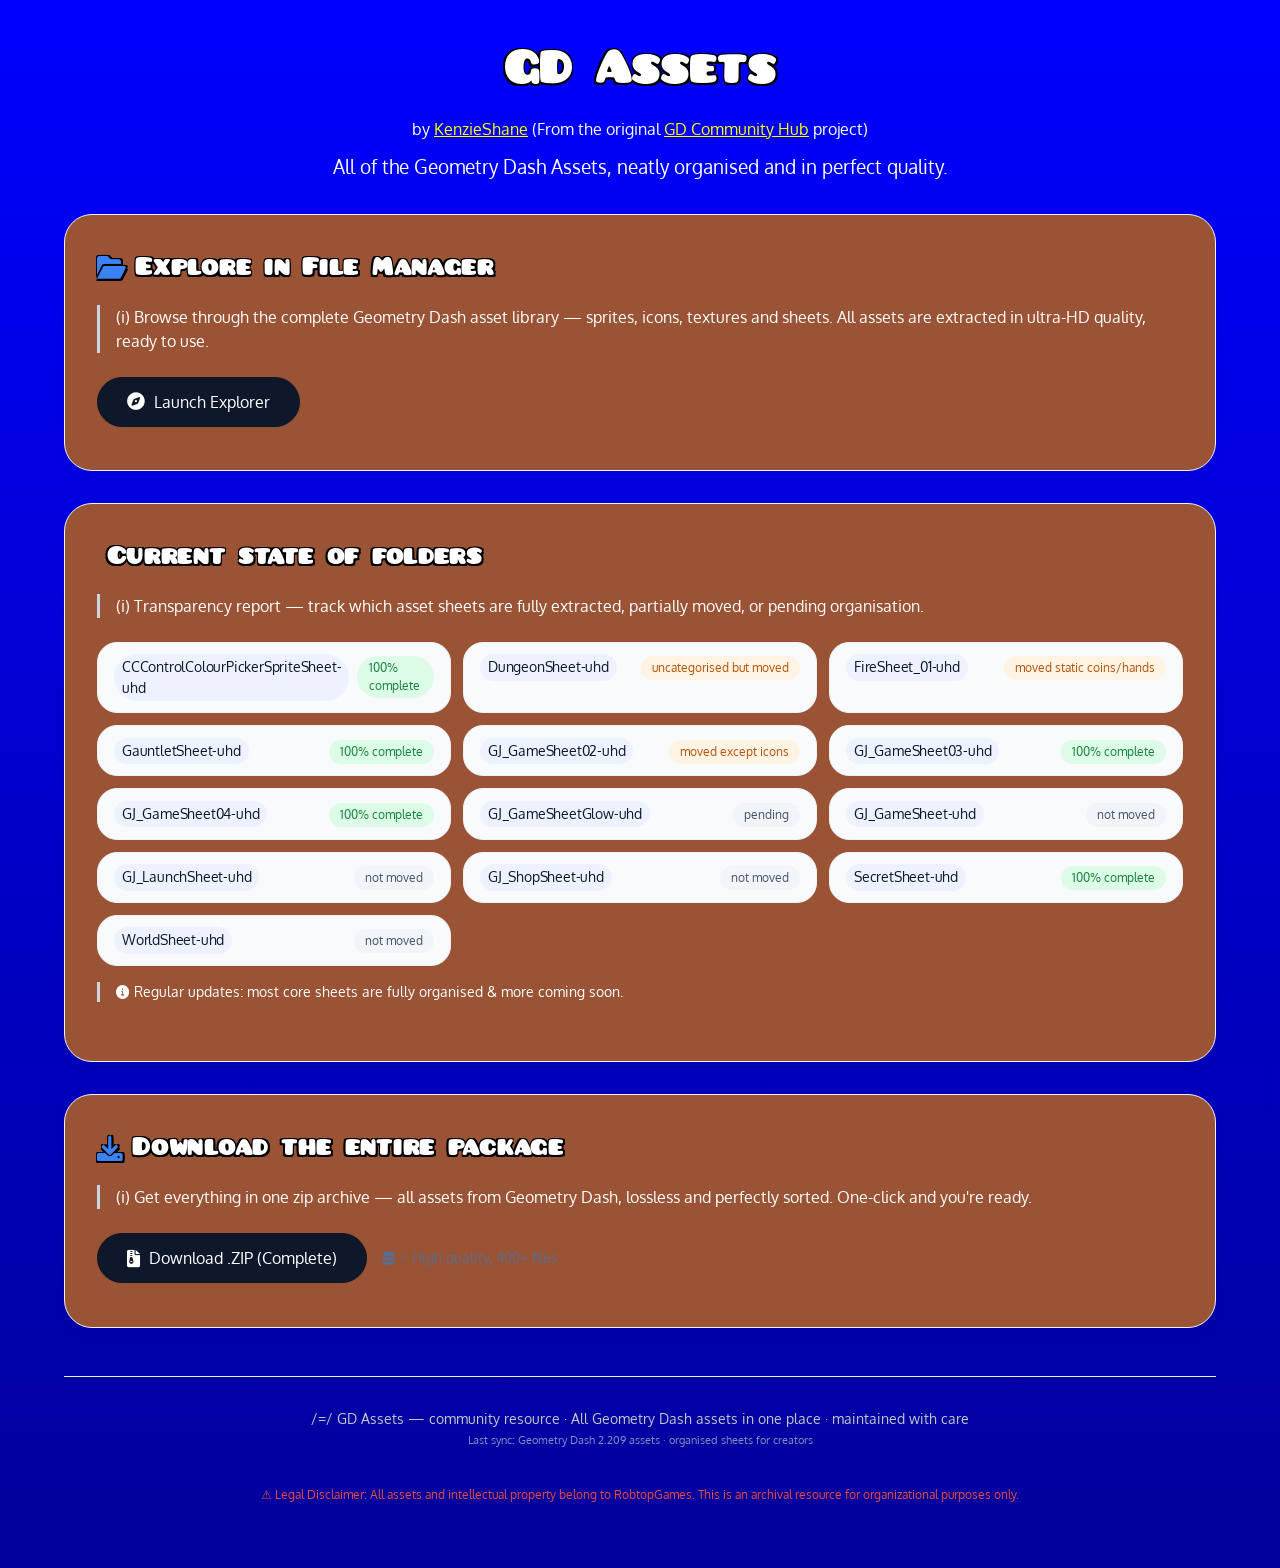
<file: index.html>
<!DOCTYPE html>
<html lang="en">
<head>
    <meta charset="UTF-8">
    <meta name="viewport" content="width=device-width, initial-scale=1.0, viewport-fit=cover">
    <meta name="HandheldFriendly" content="True">
    <title>GD Assets — Geometry Dash Library</title>
    
        <!-- Meta & Open Graph -->
        <meta name="theme-color" content="#f8fafc">
        <meta name="description" content="All of the Geometry Dash assets, neatly organized and preserved in high quality.">
        <meta name="robots" content="index,follow,max-image-preview:large,max-snippet:-1,max-video-preview:-1">
        <link rel="canonical" href="https://extensions.kenzieshane.my.id/Assets/">

        <meta property="og:type" content="website">
        <meta property="og:url" content="https://extensions.kenzieshane.my.id/Assets/">
        <meta property="og:title" content="GD Assets - Geometry Dash Library">
        <meta property="og:description" content="Browse and download Geometry Dash assets organized by category.">

        <meta name="twitter:card" content="summary_large_image">
        <meta name="twitter:title" content="GD Assets - Geometry Dash Library">
        <meta name="twitter:description" content="Browse and download Geometry Dash assets organized by category.">

        <script type="application/ld+json">
        {
            "@context": "https://schema.org",
            "@type": "WebSite",
            "name": "GD Assets",
            "url": "https://extensions.kenzieshane.my.id/Assets/",
            "inLanguage": "en"
        }
        </script>
    <link rel="icon" type="image/x-icon" href="favicon.ico">
    
    <!-- Font Awesome 6 (free) + modern fallback -->
    <link rel="stylesheet" href="https://cdnjs.cloudflare.com/ajax/libs/font-awesome/6.0.0-beta3/css/all.min.css">
    <link rel="stylesheet" href="https://fonts.googleapis.com/css2?family=Oxygen:wght@300;400;700&display=swap">
    <style>
        @font-face {
            font-family: 'PUSAB';
            src: url('PUSAB___.otf') format('opentype');
            font-weight: 400;
            font-style: normal;
            font-display: swap;
        }

        * {
            margin: 0;
            padding: 0;
            box-sizing: border-box;
        }

        body {
            font-family: 'Oxygen', sans-serif;
            background-image: linear-gradient(to bottom, blue, rgb(1, 1, 155));
            color: #ffffff;
            line-height: 1.5;
            scroll-behavior: smooth;
        }

        h1,
        h2,
        h3,
        h4,
        h5,
        h6,
        .section-title,
        .hero h1 {
            font-family: 'PUSAB', sans-serif;
            font-weight: 400;
            color: #fff;
            text-shadow:
                -1.5px -1.5px 0 #000,
                1.5px -1.5px 0 #000,
                -1.5px 1.5px 0 #000,
                1.5px 1.5px 0 #000,
                0 2px 0 rgba(0, 0, 0, 0.9);
        }

        b,
        strong {
            font-weight: 400;
            color: #deeb25;
        }

        em {
            font-style: normal;
            color: #c1e90e;
        }

        /* modern light container */
        .page-container {
            max-width: 1200px;
            margin: 0 auto;
            padding: 2rem 1.5rem 4rem;
        }

        /* header area */
        .hero {
            text-align: center;
            margin-bottom: 2rem;
        }

        .hero h1 {
            font-size: 3.2rem;
            font-weight: 400;
            letter-spacing: -0.02em;
            margin-bottom: 0.5rem;
        }

        .hero .tagline {
            font-size: 1.2rem;
            font-weight: 400;
            color: #ffffff;
            max-width: 650px;
            margin: 0.75rem auto 0;
        }

        /* card style */
        .card-modern {
            background: #9a5335;
            border-radius: 28px;
            box-shadow: 0 8px 20px rgba(0, 0, 0, 0.02), 0 2px 6px rgba(0, 0, 0, 0.03);
            border: 1px solid #eef2f6;
            padding: 2rem 2rem 2.2rem;
            transition: all 0.2s ease;
            margin-bottom: 2rem;
        }

        .card-modern:hover {
            border-color: #dce3ec;
            box-shadow: 0 20px 30px -12px rgba(0, 0, 0, 0.05);
        }

        .section-title {
            font-size: 1.75rem;
            font-weight: 400;
            letter-spacing: -0.01em;
            margin-bottom: 1rem;
            display: flex;
            align-items: center;
            gap: 0.6rem;
        }

        .section-title i {
            font-size: 1.6rem;
            color: #3b82f6;
        }

        .desc-text {
            color: #ffffff;
            margin-bottom: 1.5rem;
            font-size: 1rem;
            border-left: 3px solid #cbd5e1;
            padding-left: 1rem;
        }

        /* buttons fresh */
        .btn-light-modern {
            display: inline-flex;
            align-items: center;
            gap: 0.6rem;
            background: #f1f5f9;
            border: 1px solid #e2e8f0;
            padding: 0.75rem 1.8rem;
            border-radius: 48px;
            font-weight: 400;
            font-size: 1rem;
            color: #ffffff;
            transition: all 0.25s;
            cursor: pointer;
            text-decoration: none;
            font-family: inherit;
        }

        .btn-light-modern i {
            font-size: 1.1rem;
            transition: transform 0.2s;
        }

        .btn-light-modern:hover {
            background: #ffffff;
            border-color: #cbd5e1;
            color: #cccccc;
            box-shadow: 0 4px 8px rgba(0, 0, 0, 0.02);
        }

        .btn-light-modern:hover i {
            transform: translateX(3px);
        }

        .btn-primary-modern {
            background: #0f172a;
            border-color: #0f172a;
            color: white;
            box-shadow: 0 1px 2px rgba(0, 0, 0, 0.05);
        }

        .btn-primary-modern:hover {
            background: #1e293b;
            border-color: #1e293b;
            color: white;
            transform: translateY(-1px);
        }

        .btn-primary-modern:hover i {
            transform: translateX(4px);
        }

        /* grid for buttons */
        .action-group {
            display: flex;
            flex-wrap: wrap;
            gap: 1rem;
            margin: 1.5rem 0 0.5rem;
            align-items: center;
        }

        /* folder list - modern badge style */
        .folder-grid {
            display: grid;
            grid-template-columns: repeat(auto-fill, minmax(280px, 1fr));
            gap: 0.75rem;
            margin: 1.2rem 0 0.5rem;
        }

        .folder-item {
            background: #f8fafc;
            border-radius: 20px;
            padding: 0.7rem 1rem;
            display: flex;
            align-items: baseline;
            gap: 0.5rem;
            font-size: 0.9rem;
            border: 1px solid #edf2f7;
            transition: all 0.1s;
        }

        .folder-name {
            font-weight: 400;
            color: #0f172a;
            font-family: inherit;
            font-size: 0.85rem;
            background: #eef2ff;
            padding: 0.2rem 0.5rem;
            border-radius: 30px;
            letter-spacing: -0.2px;
        }

        .status-badge {
            margin-left: auto;
            font-size: 0.75rem;
            font-weight: 400;
            padding: 0.2rem 0.7rem;
            border-radius: 30px;
            background: #e2e8f0;
            color: #1e293b;
        }

        .status-complete {
            background: #dcfce7;
            color: #15803d;
        }

        .status-partial {
            background: #fff3e3;
            color: #b45309;
        }

        .status-pending {
            background: #f1f5f9;
            color: #475569;
        }

        hr {
            margin: 1.8rem 0;
            border: none;
            border-top: 1px solid #e9eef3;
        }

        footer {
            text-align: center;
            margin-top: 3rem;
            font-size: 0.85rem;
            color: #c7c7c7;
            border-top: 1px solid #eef2f8;
            padding-top: 2rem;
        }

        @media (max-width: 640px) {
            .page-container {
                padding: 1.5rem 1rem;
            }
            .hero h1 {
                font-size: 2.4rem;
            }
            .card-modern {
                padding: 1.5rem;
            }
            .section-title {
                font-size: 1.5rem;
            }
        }

        a {
            color: yellow;
        }
    </style>
</head>
<body>

<div class="page-container">
    <!-- Hero section -->
    <div class="hero">
        <h1>GD Assets</h1><span>by <a href="https://kenzieshane.my.id" target="_blank">KenzieShane</a> (From the original <a href="https://github.com/GD-Community-Hub">GD Community Hub</a> project)</span>
        <div class="tagline">
            All of the Geometry Dash Assets, neatly organised and in perfect quality.
        </div>
    </div>

    <!-- Main content: file manager + download area -->
    <div class="card-modern">
        <div class="section-title">
            <i class="fas fa-folder-open"></i>
            <span>Explore in File Manager</span>
        </div>
        <div class="desc-text">
            (i) Browse through the complete Geometry Dash asset library — sprites, icons, textures and sheets. All assets are extracted in ultra-HD quality, ready to use.
        </div>
        <div class="action-group">
            <a href="gallery/index.html" class="btn-light-modern btn-primary-modern">
                <i class="fas fa-compass"></i> Launch Explorer
            </a>
        </div>
    </div>

    <!-- current progress board -->
    <div class="card-modern">
        <div class="section-title">
            <i class="fas fa-chart-simple"></i>
            <span>Current state of folders</span>
        </div>
        <div class="desc-text">
            (i) Transparency report — track which asset sheets are fully extracted, partially moved, or pending organisation.
        </div>
        
        <div class="folder-grid">
            <!-- item list based on original data, with modern status colors -->
            <div class="folder-item"><span class="folder-name">CCControlColourPickerSpriteSheet-uhd</span><span class="status-badge status-complete">100% complete</span></div>
            <div class="folder-item"><span class="folder-name">DungeonSheet-uhd</span><span class="status-badge status-partial">uncategorised but moved</span></div>
            <div class="folder-item"><span class="folder-name">FireSheet_01-uhd</span><span class="status-badge status-partial">moved static coins/hands</span></div>
            <div class="folder-item"><span class="folder-name">GauntletSheet-uhd</span><span class="status-badge status-complete">100% complete</span></div>
            <div class="folder-item"><span class="folder-name">GJ_GameSheet02-uhd</span><span class="status-badge status-partial">moved except icons</span></div>
            <div class="folder-item"><span class="folder-name">GJ_GameSheet03-uhd</span><span class="status-badge status-complete">100% complete</span></div>
            <div class="folder-item"><span class="folder-name">GJ_GameSheet04-uhd</span><span class="status-badge status-complete">100% complete</span></div>
            <div class="folder-item"><span class="folder-name">GJ_GameSheetGlow-uhd</span><span class="status-badge status-pending">pending</span></div>
            <div class="folder-item"><span class="folder-name">GJ_GameSheet-uhd</span><span class="status-badge status-pending">not moved</span></div>
            <div class="folder-item"><span class="folder-name">GJ_LaunchSheet-uhd</span><span class="status-badge status-pending">not moved</span></div>
            <div class="folder-item"><span class="folder-name">GJ_ShopSheet-uhd</span><span class="status-badge status-pending">not moved</span></div>
            <div class="folder-item"><span class="folder-name">SecretSheet-uhd</span><span class="status-badge status-complete">100% complete</span></div>
            <div class="folder-item"><span class="folder-name">WorldSheet-uhd</span><span class="status-badge status-pending">not moved</span></div>
        </div>
        <div class="desc-text" style="margin-top: 1rem; font-size:0.85rem;">
            <i class="fas fa-info-circle"></i> Regular updates: most core sheets are fully organised & more coming soon.
        </div>
    </div>
    
    <!-- Download package -->
    <div class="card-modern">
        <div class="section-title">
            <i class="fas fa-download"></i>
            <span>Download the entire package</span>
        </div>
        <div class="desc-text">
            (i) Get everything in one zip archive — all assets from Geometry Dash, lossless and perfectly sorted. One-click and you're ready.
        </div>
        <div class="action-group">
            <a href="https://github.com/kenzieshane/Assets/releases/latest" class="btn-light-modern btn-primary-modern">
                <i class="fas fa-file-zipper"></i> Download .ZIP (Complete)
            </a>
            <span style="font-size:0.85rem; color:#5b6e8c;"><i class="fas fa-database"></i> ~ High quality, 400+ files</span>
        </div>
    </div>
    
    <!-- extra note / modern subtle footer -->
    <footer>
        <span>/=/ GD Assets — community resource · All Geometry Dash assets in one place · maintained with care</span>
        <br>
        <span style="font-size:0.7rem; opacity:0.7;">Last sync: Geometry Dash 2.209 assets · organised sheets for creators</span>
        <br><br>
        <span style="font-size:0.75rem; color:#e74c3c; font-weight:500; display:block; margin-top:1rem;">⚠ Legal Disclaimer: All assets and intellectual property belong to RobtopGames. This is an archival resource for organizational purposes only.</span>
    </footer>
</div>

<!-- All external resources are kept, but we dont need legacy scripts. No jquery dependency now – but we preserve structure -->
<!-- original external scripts were jquery+vis-timeline, but since no timeline used, we skip to keep fast & light -->
<!-- we keep a clean modern design without affecting any original backend links -->
</body>
</html>
</file>
